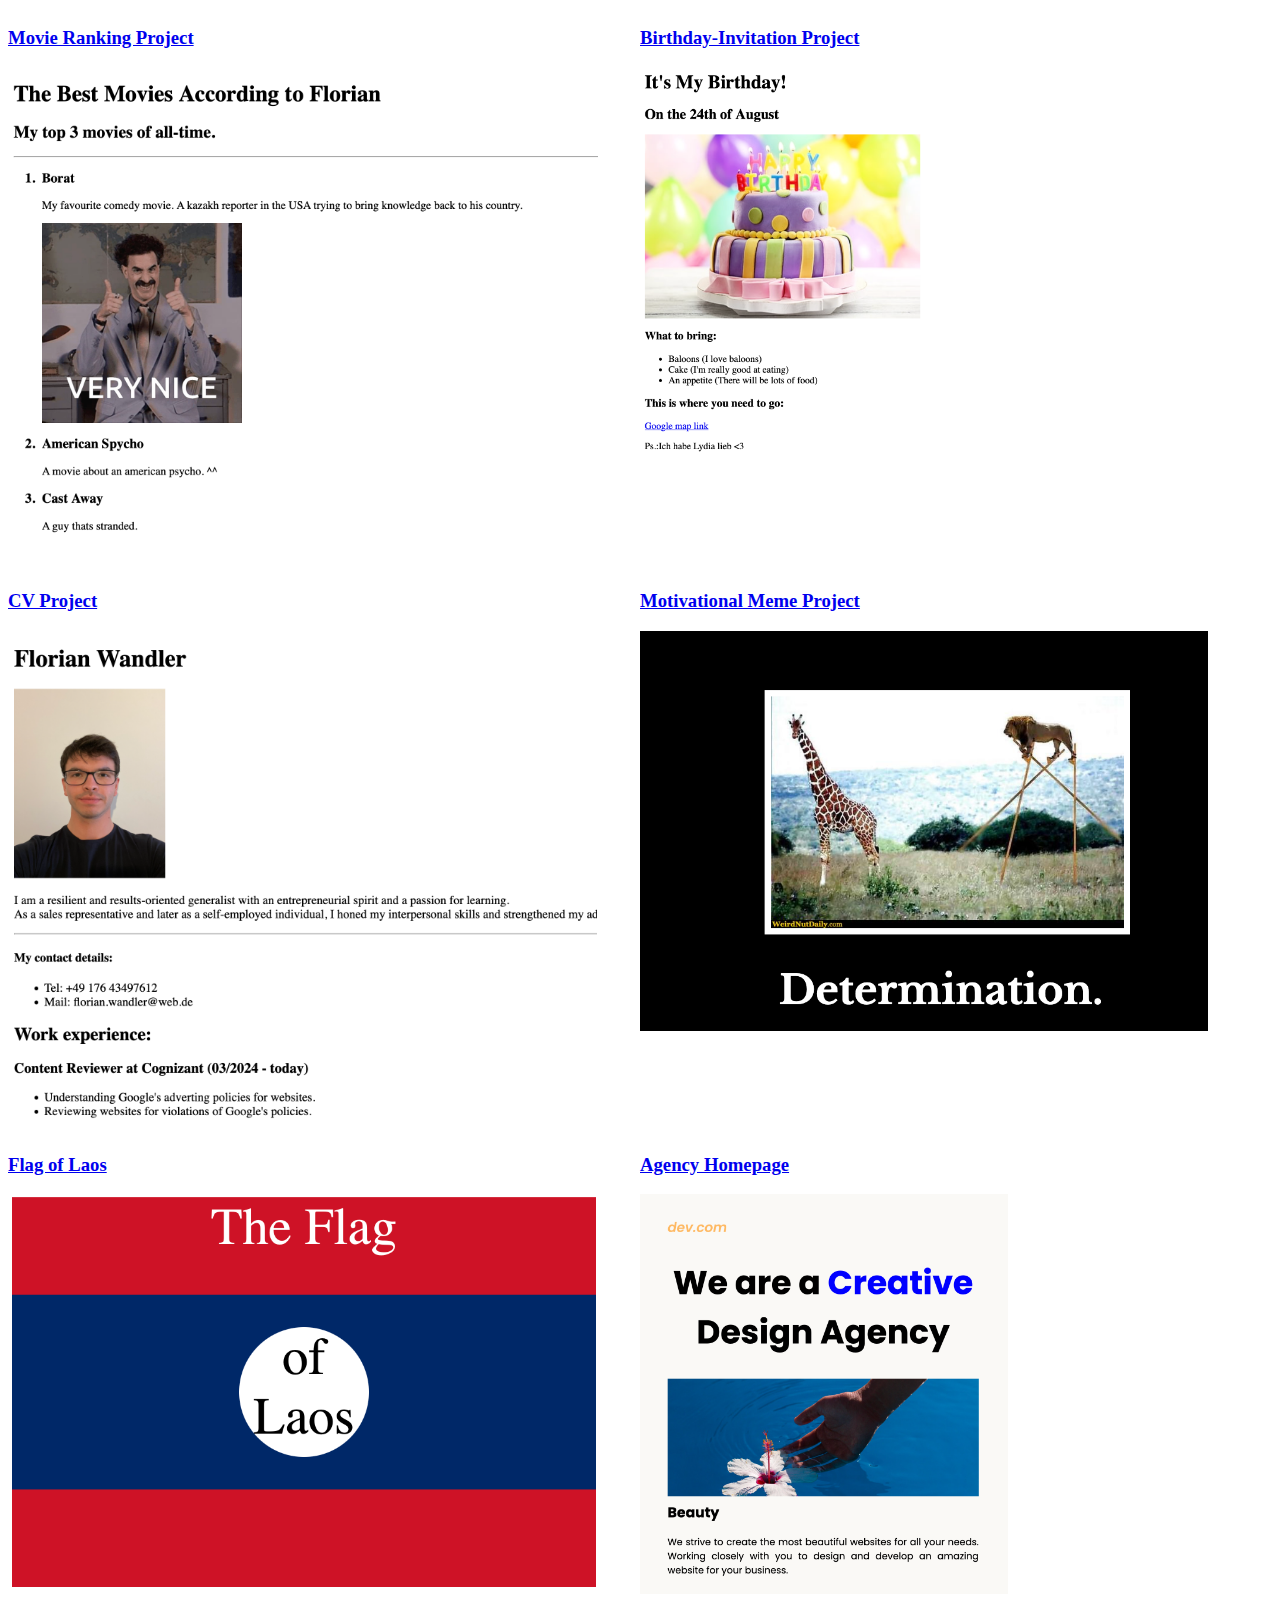
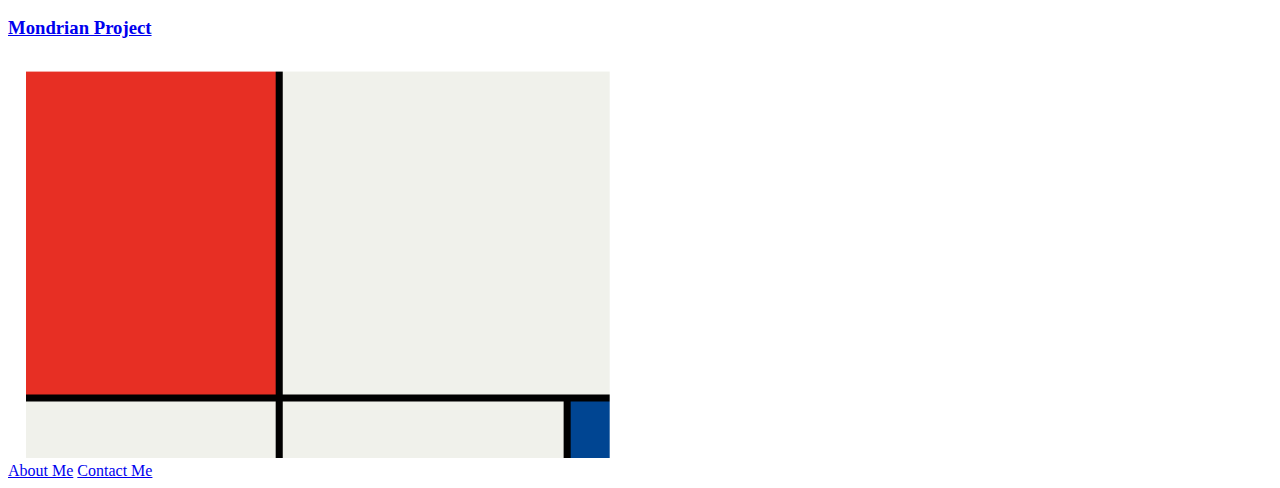
<file: index.html>
<!DOCTYPE html>
<html lang="en">
<head>
    <meta charset="UTF-8">
    <meta name="viewport" content="width=device-width, initial-scale=1.0">
    <title>Florian's Website</title>
<style>
    
    .container{
        display: grid;
        grid-template-columns: 1fr 1fr;
        width: max-width;
    }
   
    
</style>
</head>
<body>
    
    <div class="container">
        <div class="item">
            <h3><a href="./public/movie-ranking.html">Movie Ranking Project</a></h3>
            <a href="./public/movie-ranking.html"><img src="./assets/images/top_movies.png" height="500" alt="Borat saying very nice"></a>
        </div>
        <div class="item">
            <h3><a href="./public/birthday-invite.html">Birthday-Invitation Project</a></h3>
            <a href="./public/birthday-invite.html"><img src="./assets/images/birthday.png" height="400" alt="Borat saying very nice"></a>
        </div>
        <div class="item">
            <h3><a href="./public/CV.html">CV Project</a></h3>
             <a href="./public/CV.html"><img src="./assets/images/CV.png" height="500" alt="Florian Wandler's CV"></a>
        </div>
        <div class="item">
            <h3><a href="./public/meme.html">Motivational Meme Project</a></h3>
            <a href="./public/meme.html"><img src="./assets/images/meme_project.png" height="400" alt="Motivational Meme Project"></a>
        </div>
        <div class="item">
            <h3><a href="./public/laos.html">Flag of Laos</a></h3>
            <a href="./public/laos.html"><img src="./assets/images/laos_flag.png" height="400" alt="Laos Flag Project"></a>
        </div>
        <div class="item">
            <h3><a href="./public/responsiveness.html">Agency Homepage</a></h3>
            <a href="./public/responsiveness.html"><img src="./assets/images/responsiveness.png" height="400" alt="Agency Homepage"></a>
        </div>
        <div class="item">
            <h3><a href="./public/mondrian.html">Mondrian Project</a></h3>
            <a href="./public/mondrian.html"><img src="./assets/images/mondrian.png" height="400" alt="Mondrian Project"></a>
        </div>
    </div>
        
  
    <a href="./public/about.html">About Me</a> <a href="./public/contact.html">Contact Me</a> 
</body>
</html>
</file>
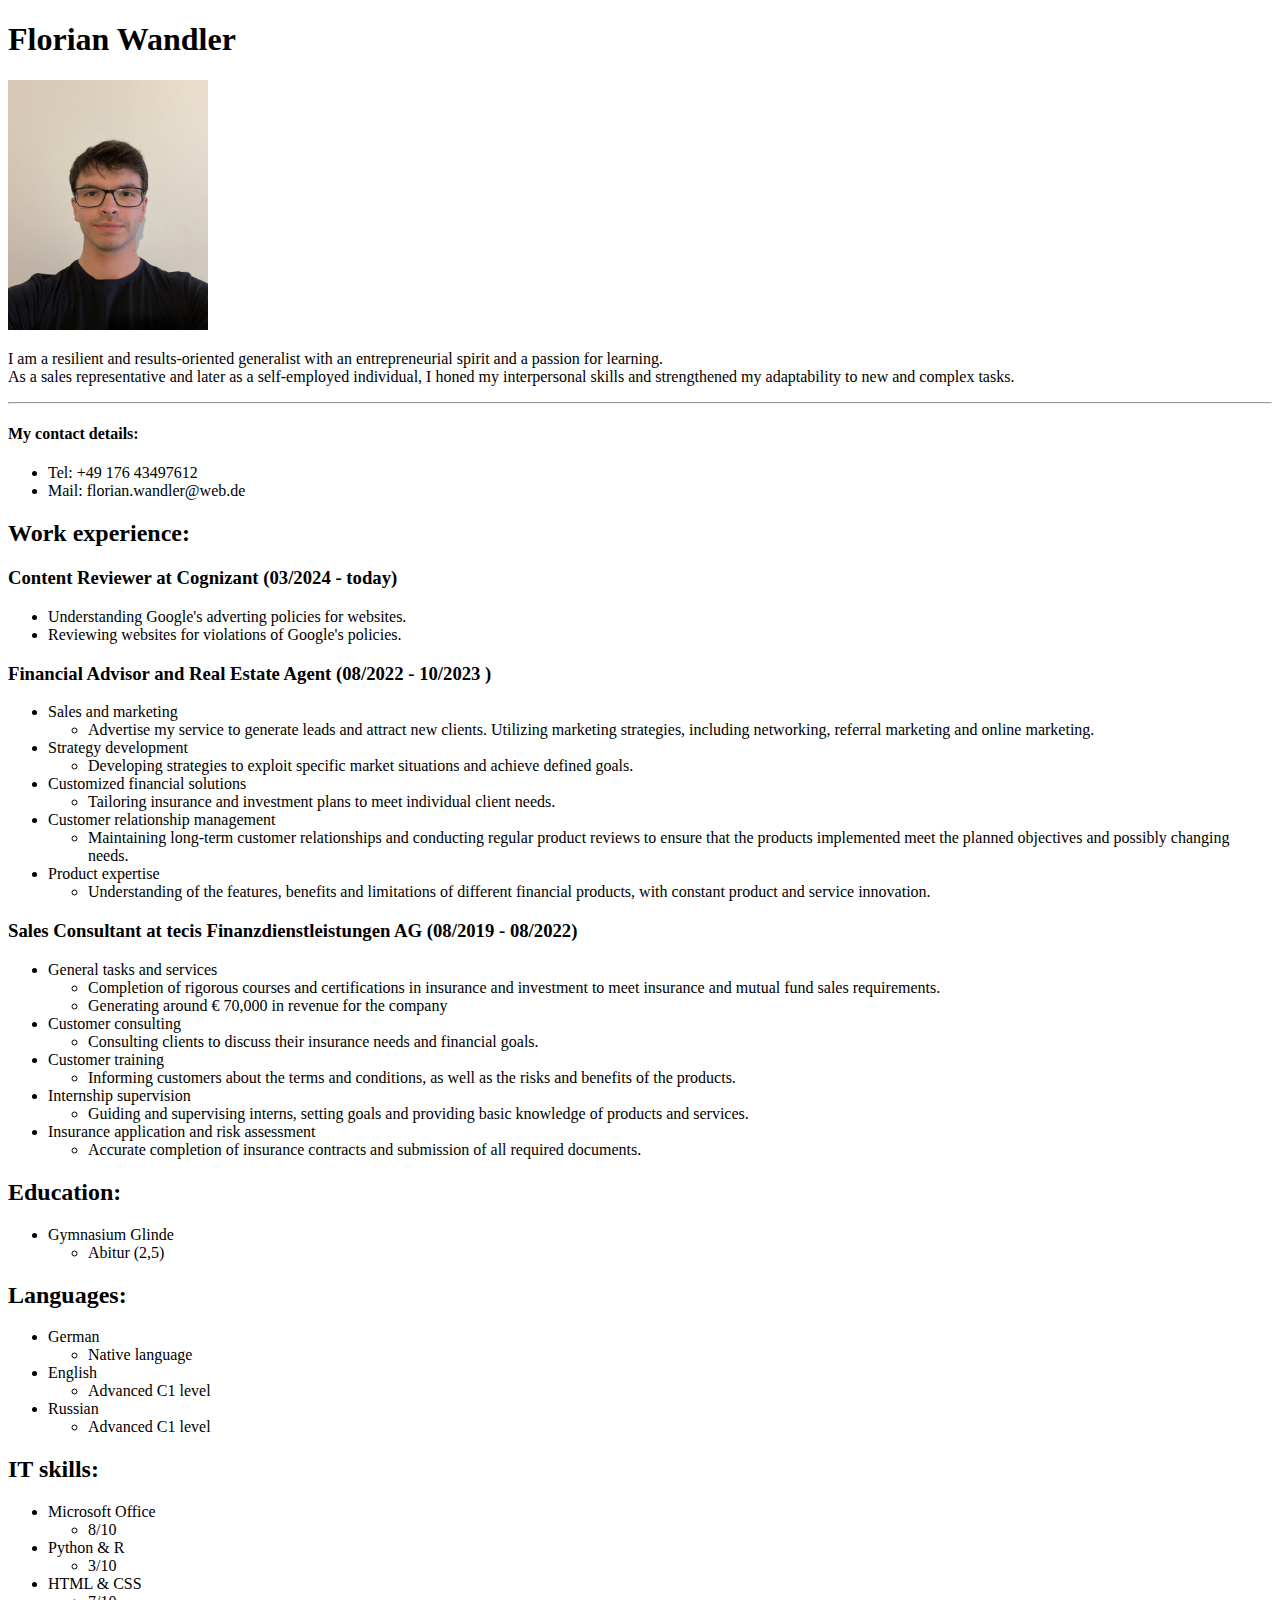
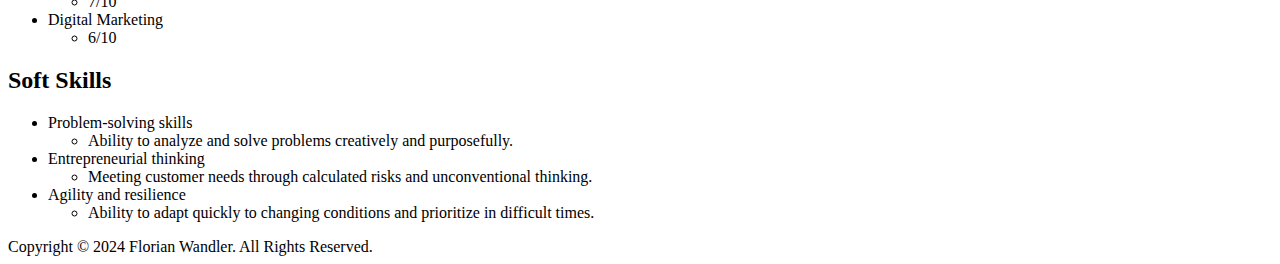
<file: public/CV.html>
<!DOCTYPE html>
<html lang="en">
<head>
    <meta charset="UTF-8">
    <meta name="viewport" content="width=device-width, initial-scale=1.0">
    <title>My Resume</title>
</head>
    <body>
        <h1>Florian Wandler</h1>
        <img src="../assets/images/foto_florian.png" width="200" height="250" alt="Florian Wandler">
        <p>
        I am a resilient and results-oriented generalist with an entrepreneurial spirit and a passion for learning. 
        <br /> As a sales representative and later as a self-employed individual, I honed my interpersonal skills and strengthened my adaptability to new and complex tasks.
        </p>
            <hr> 
        <h4>My contact details:</h4>
            <ul>
                <li>Tel: +49 176 43497612</li>
                <li>Mail: florian.wandler@web.de</li>
            </ul>
        <h2>Work experience:</h2>
        <h3>Content Reviewer at Cognizant (03/2024 - today)</h3>
            <ul>
                <li>Understanding Google's adverting policies for websites.</li>
                <li>Reviewing websites for violations of Google's policies.</li>
            </ul>
        <h3>Financial Advisor and Real Estate Agent (08/2022 - 10/2023 )</h3>
            <ul>
                <li>Sales and marketing
                    <ul>
                        <li>Advertise my service to generate leads and attract new clients. Utilizing marketing strategies, including networking, referral marketing and online marketing.</li>
                    </ul>
                </li>
                <li>Strategy development
                    <ul>
                        <li>Developing strategies to exploit specific market situations and achieve defined goals.</li>
                    </ul>
                </li>
                <li>Customized financial solutions
                    <ul>
                        <li>Tailoring insurance and investment plans to meet individual client needs.</li>
                    </ul>
                </li>
                <li>Customer relationship management
                    <ul>
                        <li>Maintaining long-term customer relationships and conducting regular product reviews to ensure that the products implemented meet the planned objectives and possibly changing needs.</li>
                    </ul>
                </li>
                <li>Product expertise
                    <ul>
                        <li>Understanding of the features, benefits and limitations of different financial products, with constant product and service innovation.</li>
                    </ul>
                </li>
            </ul>
        <h3>Sales Consultant at tecis Finanzdienstleistungen AG (08/2019 - 08/2022)</h3>
            <ul>
                <li>General tasks and services
                    <ul>
                        <li>Completion of rigorous courses and certifications in insurance and investment to meet insurance and mutual fund sales requirements.</li>
                        <li>Generating around € 70,000 in revenue for the company</li>
                    </ul>
                </li>
                <li>Customer consulting
                    <ul>
                        <li>Consulting clients to discuss their insurance needs and financial goals.</li>
                    </ul>
                </li>
                <li>Customer training
                    <ul>
                        <li>Informing customers about the terms and conditions, as well as the risks and benefits of the products.</li>
                    </ul>
                </li>
                <li>Internship supervision
                    <ul>
                        <li>Guiding and supervising interns, setting goals and providing basic knowledge of products and services.</li>
                    </ul>
                </li>
                <li>Insurance application and risk assessment
                    <ul>
                        <li>Accurate completion of insurance contracts and submission of all required documents.</li>
                    </ul>
                </li>
            </ul>
        <h2>Education:</h2>
            <ul>
                <li>Gymnasium Glinde
                    <ul>
                        <li>Abitur (2,5)</li>
                    </ul>
                </li>
            </ul>
        <h2>Languages:</h2>
        <ul>
            <li>German
                <ul>
                    <li>Native language</li>
                </ul>
            </li>
            <li>English
                <ul>
                    <li>Advanced C1 level</li>
                </ul>
            </li>
            <li>Russian
                <ul>
                    <li>Advanced C1 level</li>
                </ul>
            </li>
        </ul>
        <h2>IT skills:</h2>
        <ul>
            <li>Microsoft Office
                <ul>
                    <li>8/10</li>
                </ul>
            </li>
            <li>Python & R
                <ul>
                    <li>3/10</li>
                </ul>
            </li>
            <li>HTML & CSS
                <ul>
                    <li>7/10</li>
                </ul>
            </li>
            <li>Digital Marketing
                <ul>
                    <li>6/10</li>
                </ul>
            </li>
        </ul>
        <h2>Soft Skills</h2>
        <ul>
            <li>Problem-solving skills
                <ul>
                    <li>Ability to analyze and solve problems creatively and purposefully.</li>
                </ul>
            </li>
            <li>Entrepreneurial thinking
                <ul>
                    <li>Meeting customer needs through calculated risks and unconventional thinking.</li>
                </ul>
            </li>
            <li>Agility and resilience
                <ul>
                    <li>Ability to adapt quickly to changing conditions and prioritize in difficult times.</li>
                </ul>
            </li>
        </ul>
    </body>
    <footer>
        Copyright © 2024 Florian Wandler. All Rights Reserved.
    </footer>
</html>
</file>
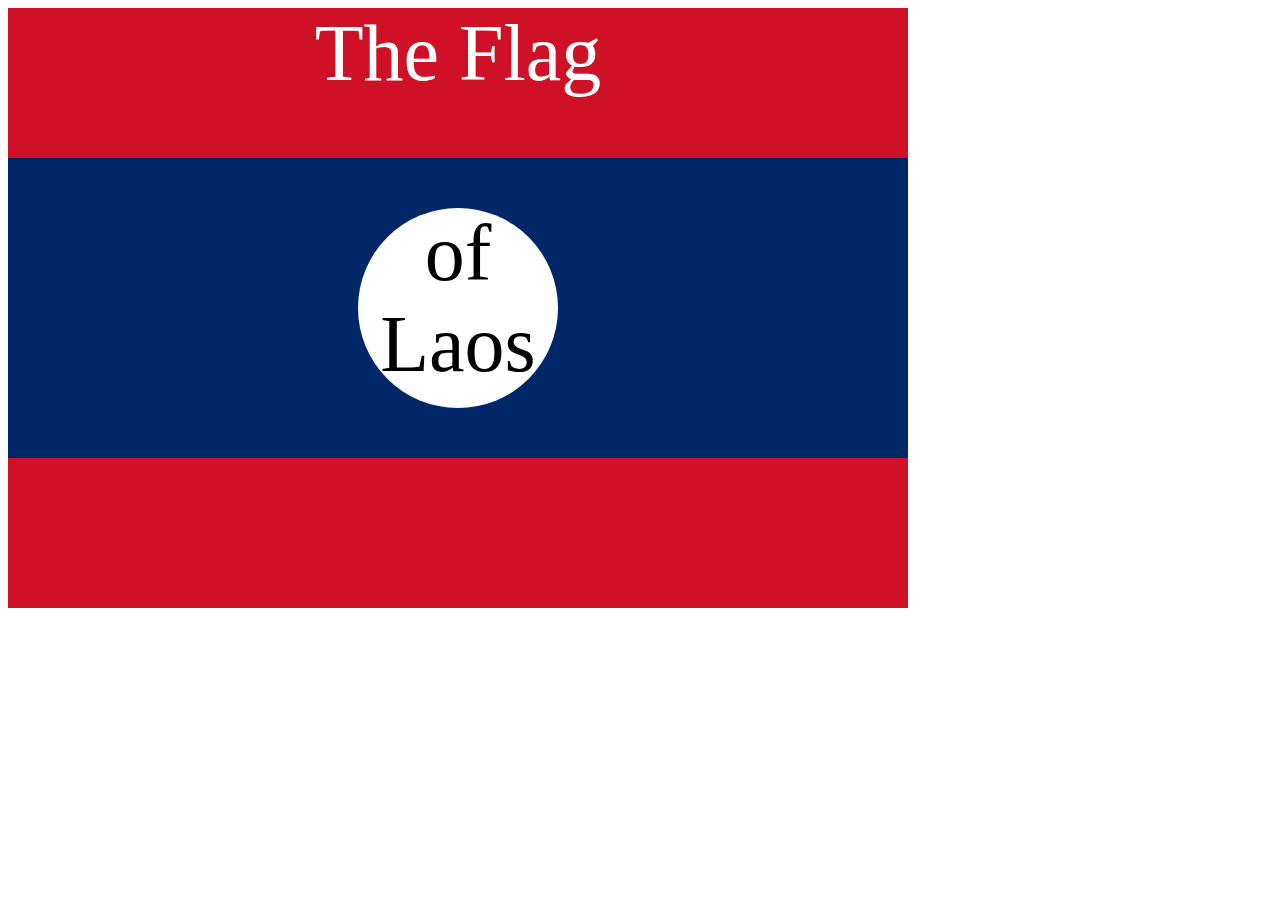
<file: public/laos.html>
<!DOCTYPE html>
<html lang="en">

<head>
  <meta charset="UTF-8">
  <title>CSS Flag Project</title>
  <style>
    .flag{
      background-color: #CE1126;
      height: 600px;
      width: 900px;
      position: relative;
    }
    .flag > div{
      background-color: #002868;
      height: 300px;
      width: 900px;
      position: absolute;
      top: 150px;
    }

    .flag > div > div{
      font-size: 50px;
      background-color: white;
      position: absolute;
      left: 350px;
      top: 50px;
      border-radius: 50%;
      height: 200px;
      width: 200px;
    }

    .flag > p{
      color: white;
      font-size: 5rem;
      text-align: center;
      padding: 0;
      margin: 0;
    }

    .flag > div div p {
      color: black;
      text-align: center;
      font-size: 5rem;
      padding: 0;
      margin: 0;
    }
    

  </style>
</head>

<!-- 
  IMPORTANT! Do not change any HTML
Don't add any classes/ids/elements 
Use what you know about combining selectors 
and CSS specificity instead.
Hint 1: The flag is 900px by 600px and the circle is 200px by 200px.
Hint 2: You can use CSS inspection to get the colors from
https://appbrewery.github.io/flag-of-laos/
-->

<body>
  <div class="flag">
    <p>The Flag</p>
    <div>
      <div>
        <p>of Laos</p>
      </div>
    </div>
  </div>
</body>

</html>
</file>
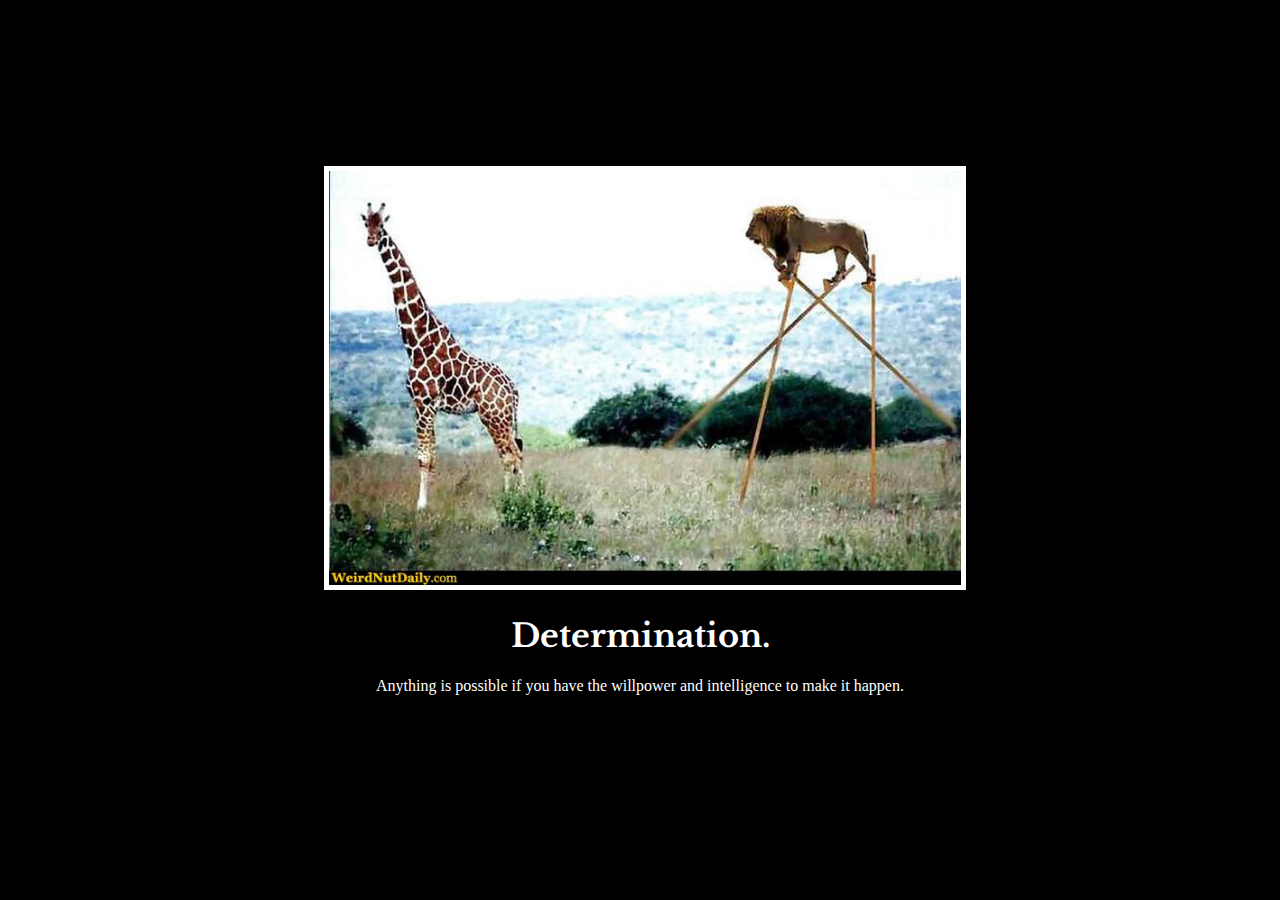
<file: public/meme.html>
<!DOCTYPE html>
<html lang="en">
<head>
  <meta charset="UTF-8">
  <meta name="viewport" content="width=device-width, initial-scale=1.0">
  <title>Document</title>

  <link 
  rel="stylesheet"
  href="style.css"
  />

  <link rel="preconnect" href="https://fonts.googleapis.com">
<link rel="preconnect" href="https://fonts.gstatic.com" crossorigin>
<link href="https://fonts.googleapis.com/css2?family=Libre+Baskerville:ital,wght@0,400;0,700;1,400&display=swap" rel="stylesheet">

</head>

<div>
<img src="../assets/images/lion_on_stilts.png" alt="Lion on stilts">
<h1>Determination.</h1>
<p>Anything is possible if you have the willpower and intelligence to make it happen.</p>
</div>

<body>
  
</body>
</html>





<!-- 
  TODO: Create a motivational post website.
Style it how ever you like. 
Look at the goal image for inspiration.
But it must have the following features:
1. The main h1 text should be using the Regular Libre Baskerville Font from Google Fonts:
  https://fonts.google.com/specimen/Libre+Baskerville
2. The text should be white and background black.
3. Add your own image into the images folder inside assets. It should have a 5px white border.
4. The text should be center aligned.
5. Create a div to contain the h1, p and img elements. Adjust the margins so that the image and text are centered on the page. 
  Hint: You horizontally center a div by giving it a width of 50% and a margin-left of 25%.
  Hint: Set the image to have a width of 100% so it fills the div. 
6. Read about the text-transform property on MDN docs to make the h1 uppercase with CSS.
  https://developer.mozilla.org/en-US/docs/Web/CSS/text-transform 
-->
</file>
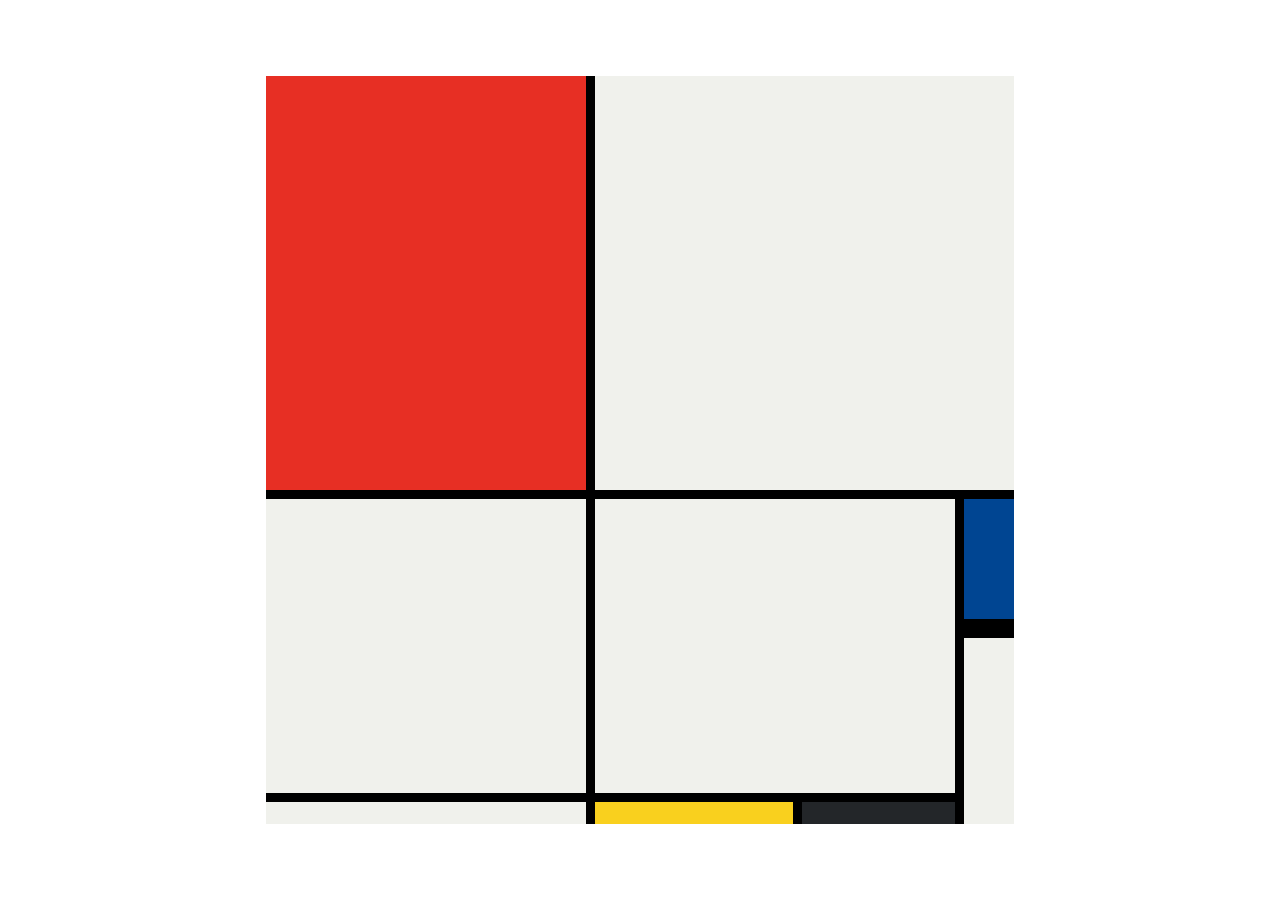
<file: public/mondrian.html>
<!DOCTYPE html>
<html lang="en">

<head>
  <meta charset="UTF-8">
  <meta name="viewport" content="width=device-width, initial-scale=1.0">
  <title>Mondrian Project</title>
  <style>

  body{
      display: flex;
      justify-content: center;
      align-items: center;
      height: 100vh;
      margin: 0px;
      padding: 0px;
    }
    .container{
      width: 748px;
      height: 748px;
      padding: 0;
      margin: 0;
      display: grid;
      background-color: black;
      grid-template-columns: 320px 198px 153px 50px; 
      grid-template-rows: 414px 130px 155px 22px;
      gap: 9px;
      
    }

    


    
    .red{
    background-color: #E72F24;
    }

   .white1{
    background-color: #F0F1EC;
    grid-column-start: 2;
    grid-column-end: 5;
   }

   .white2{
    background-color: #F0F1EC;
    grid-column-start: 1;
    grid-column-end: 2;
    grid-row-start: 2;
    grid-row-end: 4;
   }
   .white3{
    background-color: #F0F1EC;
    grid-area: 2 / 2 / 4 / 4;
   }

   .blue{
    background-color: #004592;
    grid-area: 2 / 4 / 3 / 5;
    border-bottom: 10px solid #000;
   }

   .black
   {
    background-color: #232629;
    grid-area: 4 / 3 / 5 / 4;
   }
   .yellow{
    background-color: #F9D01E;
    grid-area: 4 / 2 / 5 / 3;
   }
   .white4{
    background-color: #F0F1EC;
    grid-area: 3 / 4 / 5 / 5;
   }
   .white5{
    background-color: #F0F1EC;
    grid-area: 4 / 1 / 5 / 2;
   }


 
  </style>
</head>

<body>
  <div class= "container">
    <div class="red"></div>
    <div class= white1></div>
    <div class= white2></div>
    <div class= white3></div>
    <div class= blue></div>
    <div class= white4></div>
    <div class= yellow></div>
    <div class= black></div>
    <div class="white4"></div>
    <div class="white5"></div> 
    
    </div>
</body>

</html>
</file>
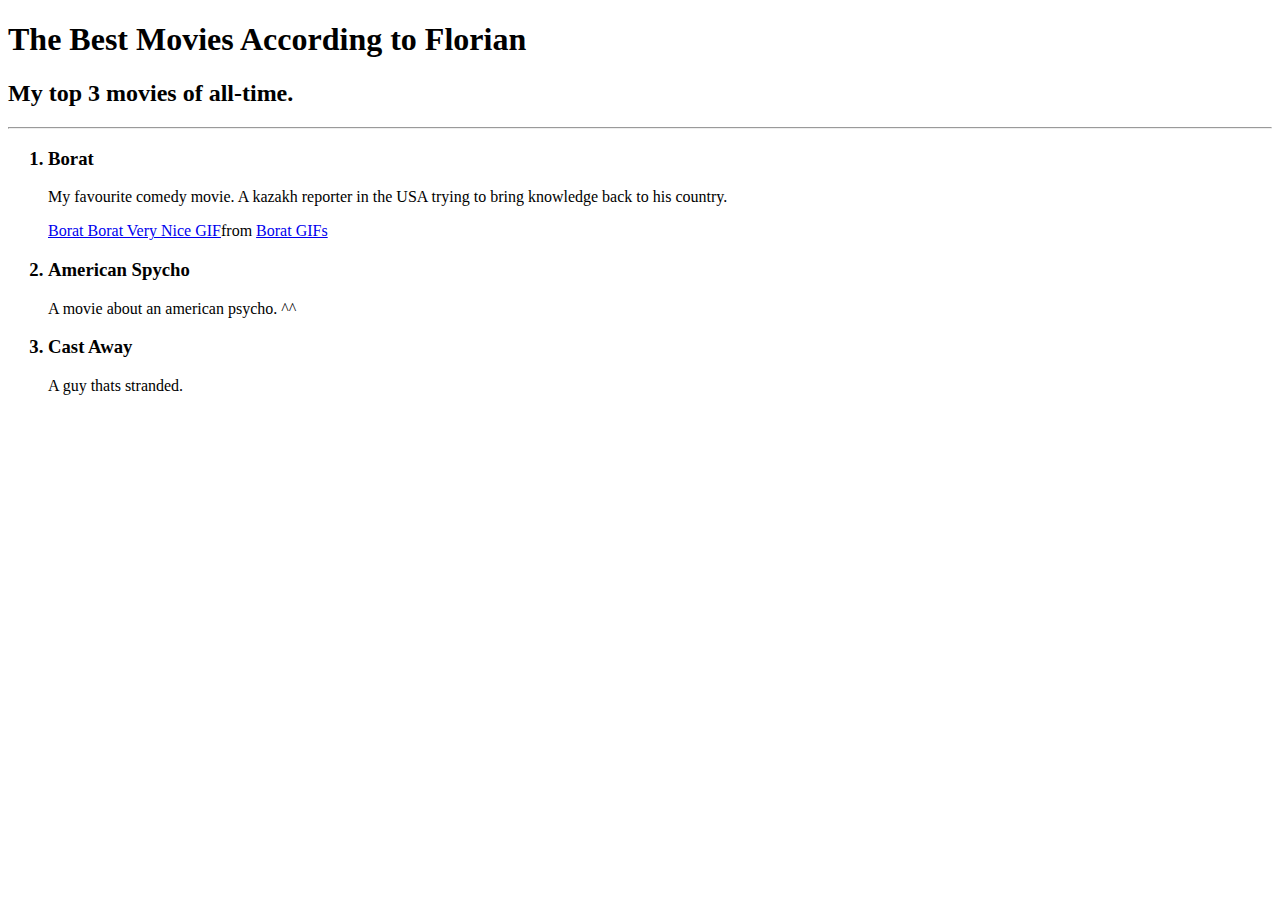
<file: public/movie-ranking.html>
<!DOCTYPE html>
<html lang="en">
<head>
    <meta charset="UTF-8">
    <meta name="viewport" content="width=device-width, initial-scale=1.0">
    <title>Document</title>
</head>
<body>
    <h1>The Best Movies According to Florian</h1>
    <h2>My top 3 movies of all-time.</h2>
    <hr />
    <ol>
        <h3><li>Borat</li></h3>
        <p>My favourite comedy movie. A kazakh reporter in the USA trying to bring knowledge back to his country.</p>
        <div class="tenor-gif-embed" data-postid="25080066" data-share-method="host" data-aspect-ratio="1" data-width="20%"><a href="https://tenor.com/view/borat-borat-very-nice-verynice-thumbs-up-gif-25080066">Borat Borat Very Nice GIF</a>from <a href="https://tenor.com/search/borat-gifs">Borat GIFs</a></div> <script type="text/javascript" async src="https://tenor.com/embed.js"></script>
        <h3><li>American Spycho</li></h3>
        <p>A movie about an american psycho. ^^</p>
        <h3><li>Cast Away</li></h3>
        <p>A guy thats stranded.</p>
    </ol>
    
</body>
</html>
</file>
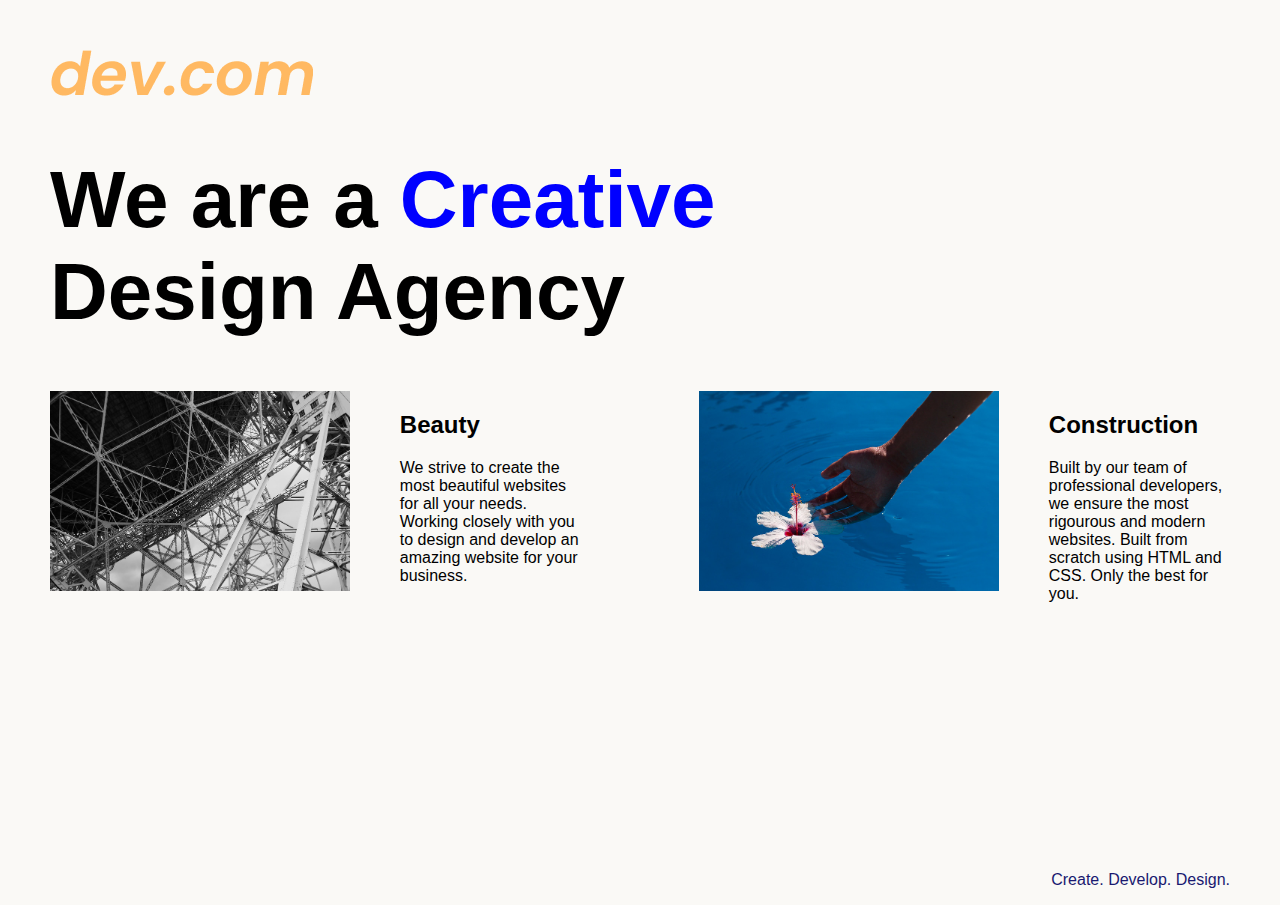
<file: public/responsiveness.html>
<!DOCTYPE html>
<html lang="en">

<head>
  <meta charset="UTF-8">
  <meta name="viewport" content="width=device-width, initial-scale=1.0">
  <title>Agency</title>

  <style>
    body {
            font-family: "Poppins", sans-serif;
            margin: 50px 50px 0 50px;
            background-color: #faf9f6;
            display: flex;
            flex-direction: column;
            min-height: 95vh;
            
        }
        
        .main {
            flex: 1;
        }
        
        h1 {
            font-size: 5rem;
        }
        
        footer {
            text-align: right;
            color: midnightblue;
        }
        
        .tile-image {
            height: 200px;
            float: left;
            margin-right: 50px;
        }
        
        .card {
            width: 45%;
        }
        
        .left {
            float: left;
        }
        
        .right {
            float: right;
        }
        
        .creative {
            color: midnightblue;
        }
        
        @media (max-width: 680px) {
            .logo {
                width: 100px;
            }
        
            h1 {
                font-size: 3.5rem;
                text-align: center;
            }
        
            .card {
                width: 100%;
                display: block;
                margin-bottom: 30px;
                text-align: justify;
            }
        
            .card img {
                margin-bottom: 10px;
                width: 100%;
                display: inline;
                object-fit: cover;
            }
        }
  </style>
</head>

<body>
  <div class="main">
    <img class="logo" src="../assets/images/responsiveness/logoresponsiveness.png" alt="logo">
    <h1>We are a <span style="color: blue;">Creative</span> <br> Design Agency</h1>
    <div class="left card"><img class="tile-image" src="../assets/images/responsiveness/leftresponsiveness.png" alt="hand and flower in water">
      <h2 class="card-title">Beauty</h2>
      <p class="card-text">We strive to create the most beautiful websites for all your needs. Working closely with you
        to design and develop an amazing website for your business.</p>
    </div>

    <div class="right card"><img class="tile-image" src="../assets/images/responsiveness/rightresponsiveness.png" alt="metal structure">
      <h2 class="card-title">Construction</h2>
      <p >Built by our team of professional developers, we ensure the most rigourous and modern websites. Built from
        scratch using HTML and CSS. Only the best for you.</p>
    </div>

  </div>
  <footer>
    <p>Create. Develop. Design.</p>
  </footer>
</body>

</html>
</file>
<file: public/style.css>
h1{
    font-family: "Libre Baskerville", serif;
    text-transform: capitalize;
}

body{
    background-color: black;
    color: white;
    text-align: center;
}

img{
    border: 5px solid white;
    width: 100%;
    margin-top: 25%;
}

div{
    width: 50%;
    margin-left: 25%;
}
</file>
